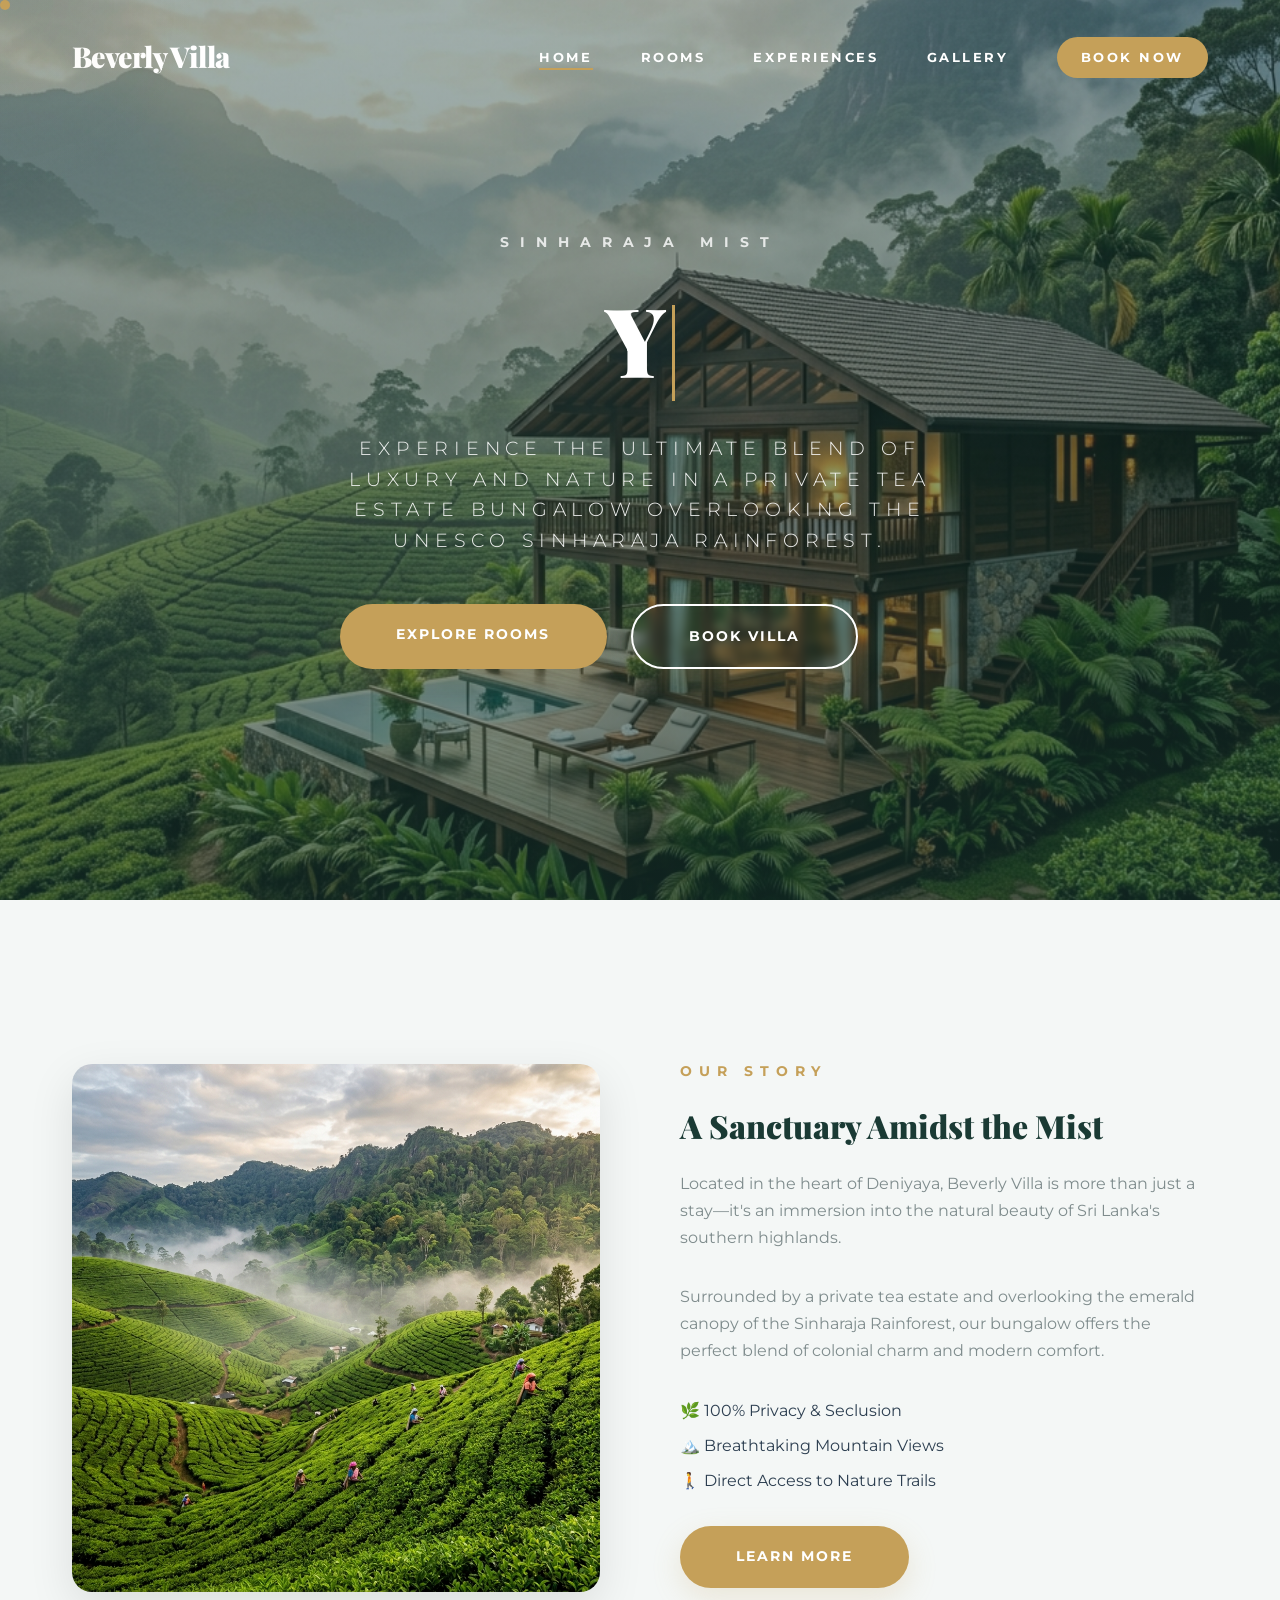
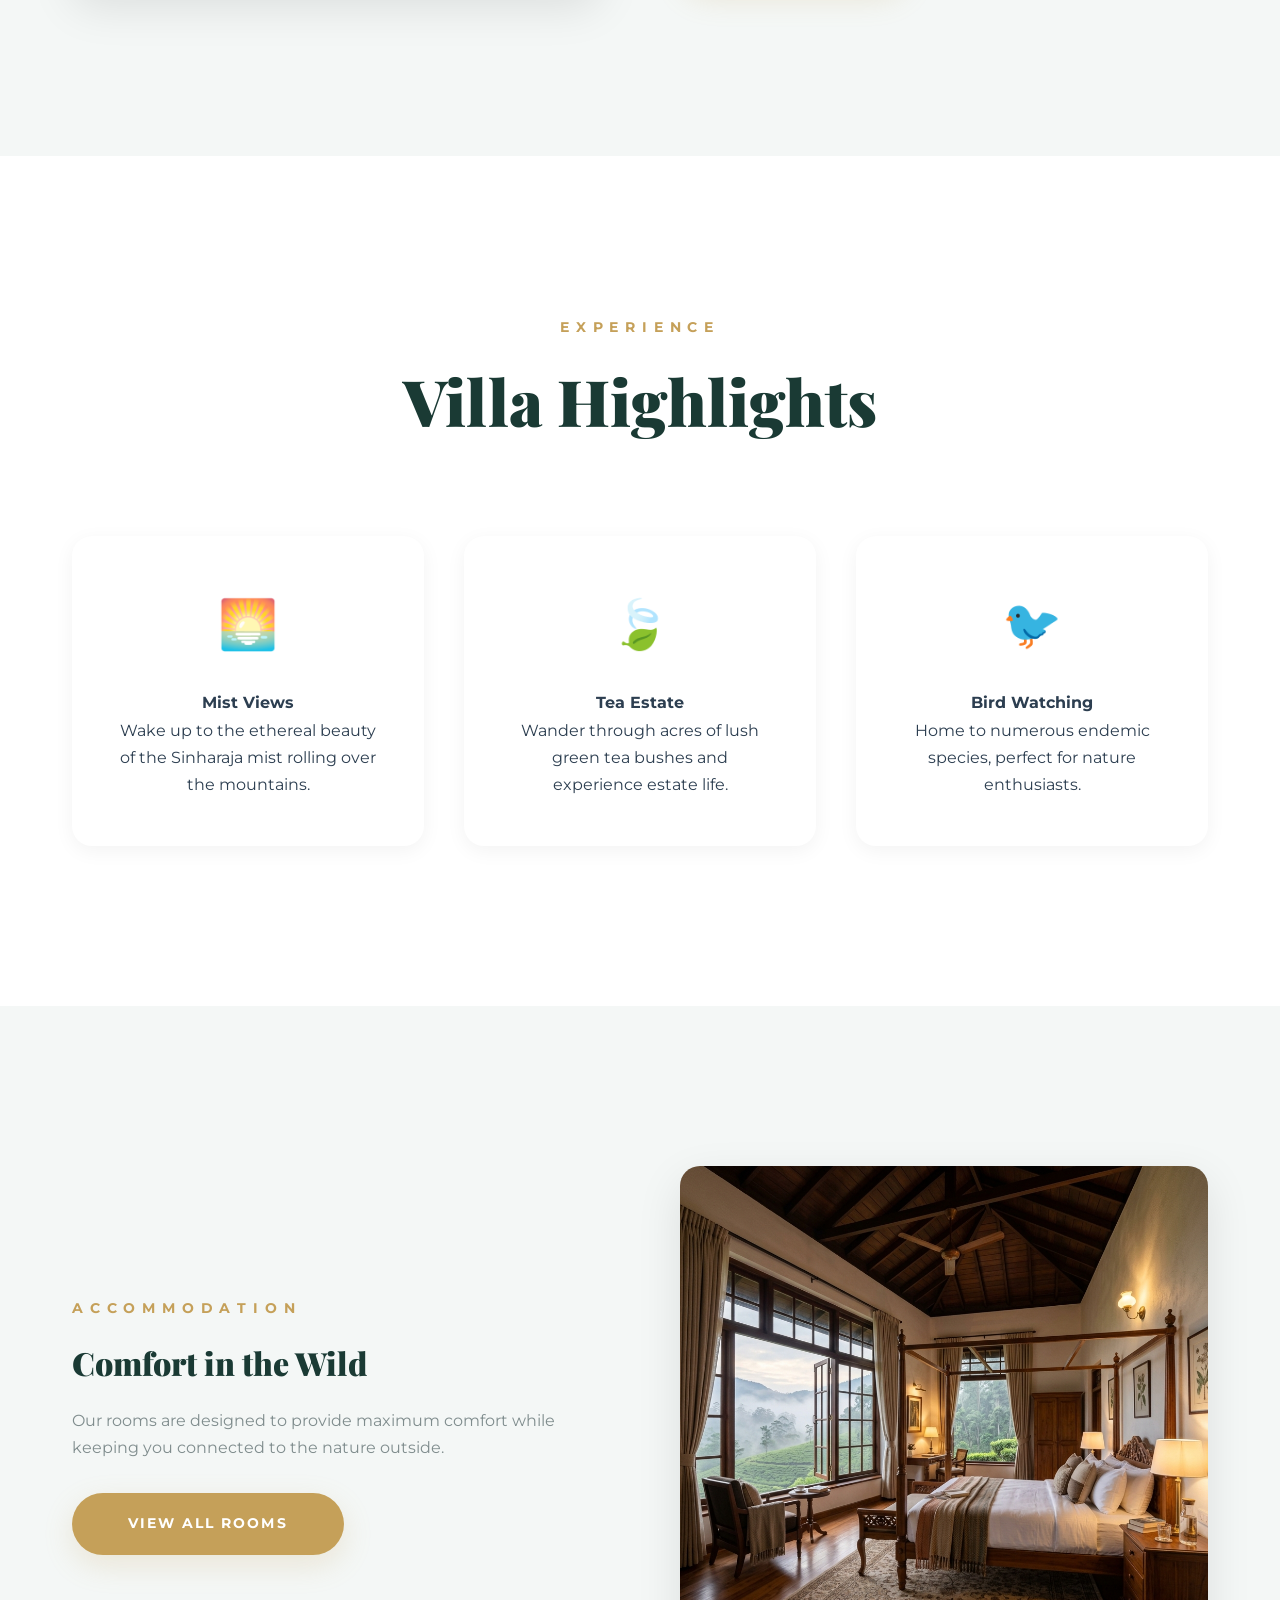
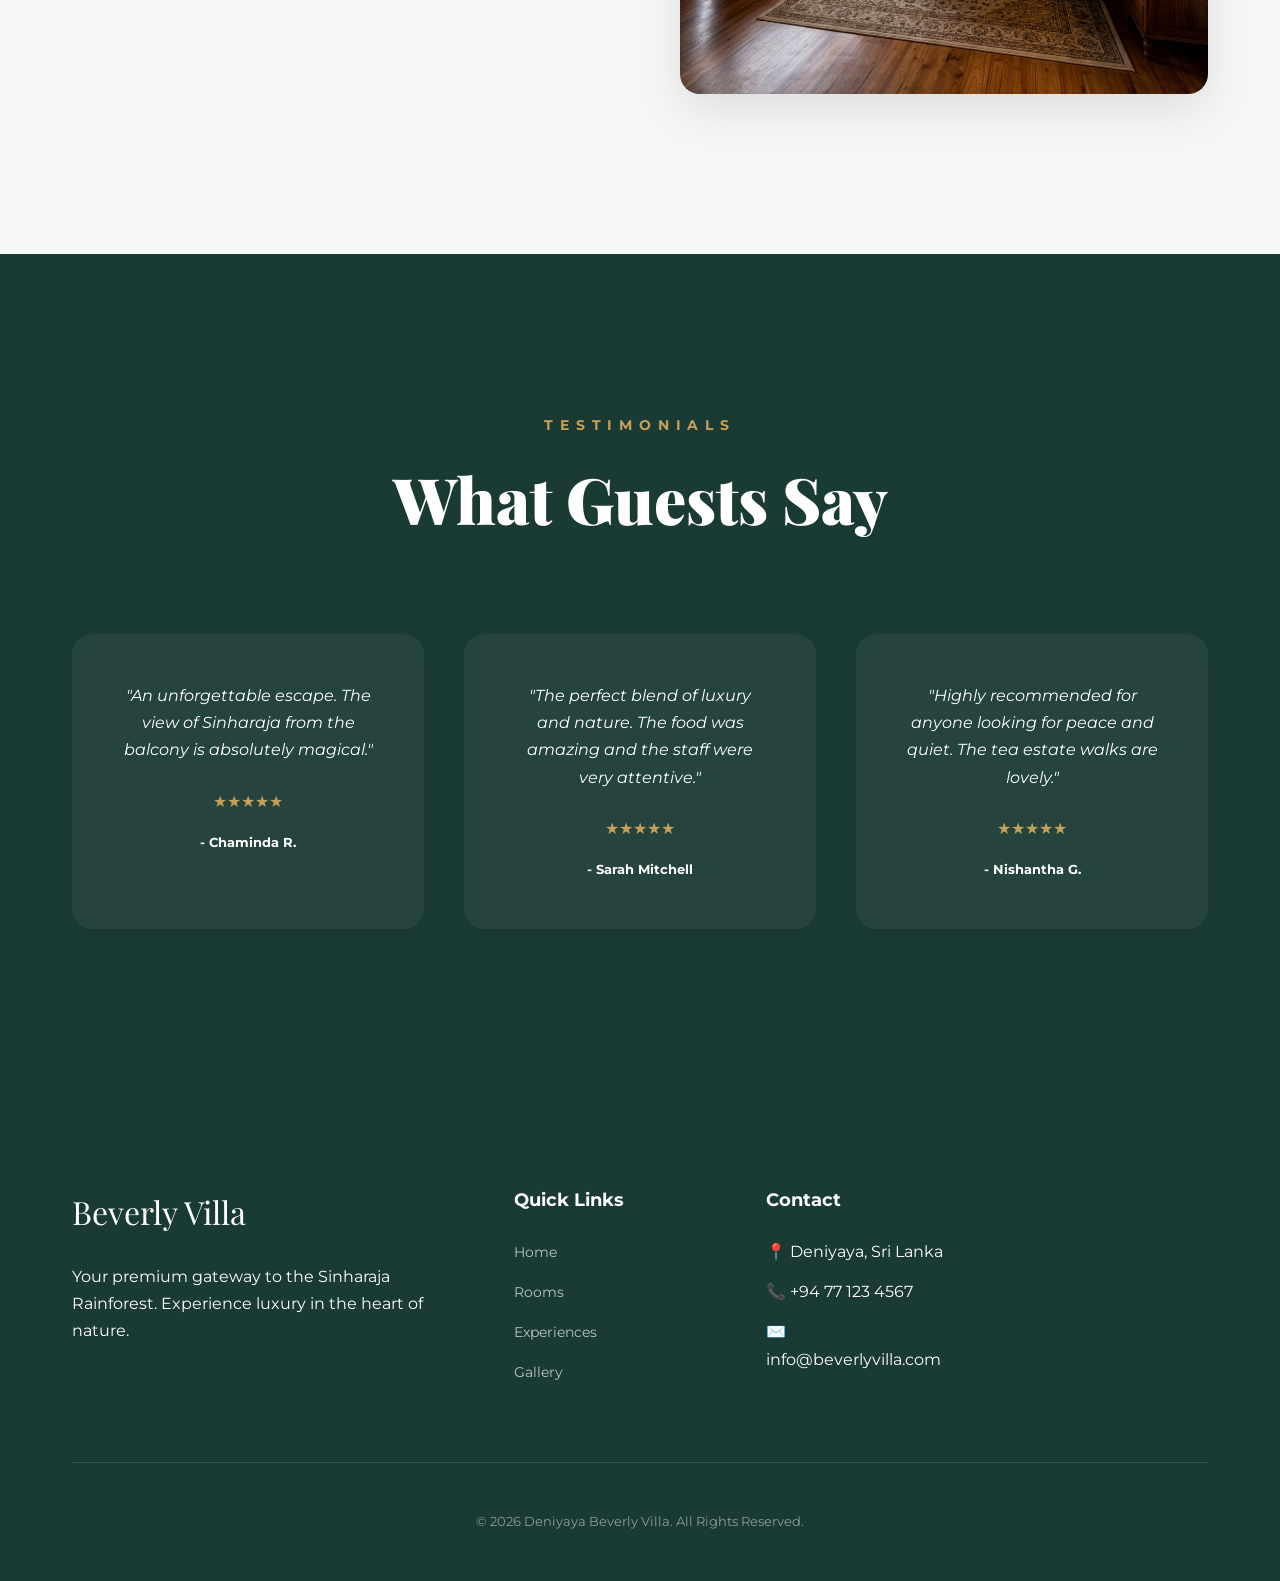
<file: index.html>
<!DOCTYPE html>
<html lang="en">
<head>
  <meta charset="UTF-8">
  <meta name="viewport" content="width=device-width, initial-scale=1.0">
  <title>Deniyaya Beverly Villa — Rainforest Retreat & Holiday Bungalow</title>
  <meta name="description" content="Experience the ultimate rainforest retreat at Deniyaya Beverly Villa. Nestled in a lush tea estate with misty mountain views and Sinharaja forest access."/>
  <link rel="stylesheet" href="style.css">
</head>
<body>

  <!-- PRELOADER -->
  <div id="preloader">
    <div class="loader-content">
      <div class="loader-logo">Beverly Villa</div>
      <div class="loader-bar"><span></span></div>
    </div>
  </div>

  <!-- CUSTOM CURSOR -->
  <div id="cursor"></div>
  <div id="cursor-blur"></div>

  <!-- NAVIGATION -->
  <nav class="navbar">
    <div class="container nav-content">
      <a href="index.html" class="logo">
        <span>Beverly Villa</span>
      </a>
      <div class="hamburger">
        <span></span>
        <span></span>
        <span></span>
      </div>
      <ul class="nav-links">
        <li><a href="index.html" class="active">Home</a></li>
        <li><a href="rooms.html">Rooms</a></li>
        <li><a href="experiences.html">Experiences</a></li>
        <li><a href="gallery.html">Gallery</a></li>
        <li><a href="contact.html" class="nav-cta">Book Now</a></li>
      </ul>
    </div>
  </nav>

  <!-- HERO -->
  <header class="hero">
    <div class="hero-bg"></div>
    <div class="container hero-content">
      <div class="reveal">
        <span class="section-label" style="color: var(--white); opacity: 0.8; letter-spacing: 0.8em; margin-bottom: 2rem;">SINHARAJA MIST</span>
        <h1 id="hero-title" style="font-size: clamp(3rem, 8vw, 6rem); line-height: 1.1; margin-bottom: 2rem;">Your Private Rainforest Sanctuary</h1>
        <p style="font-size: 1.2rem; margin-bottom: 3rem; opacity: 0.9; max-width: 600px; line-height: 1.6;">Experience the ultimate blend of luxury and nature in a private tea estate bungalow overlooking the UNESCO Sinharaja Rainforest.</p>
        <div style="display: flex; gap: 1.5rem; flex-wrap: wrap;">
          <a href="rooms.html" class="btn">Explore Rooms</a>
          <a href="contact.html" class="btn" style="background: transparent; border: 2px solid var(--white); backdrop-filter: blur(5px);">Book Villa</a>
        </div>
      </div>
    </div>
  </header>

  <!-- ABOUT SECTION -->
  <section class="section">
    <div class="container">
      <div class="about-grid">
        <div class="about-img reveal-left">
          <img src="assets/tea.png" alt="Beverly Villa Tea Estate">
        </div>
        <div class="about-text reveal-right">
          <span class="section-label">Our Story</span>
          <h3>A Sanctuary Amidst the Mist</h3>
          <p>Located in the heart of Deniyaya, Beverly Villa is more than just a stay—it's an immersion into the natural beauty of Sri Lanka's southern highlands.</p>
          <p>Surrounded by a private tea estate and overlooking the emerald canopy of the Sinharaja Rainforest, our bungalow offers the perfect blend of colonial charm and modern comfort.</p>
          <ul style="margin-bottom: 2rem;">
            <li style="margin-bottom: 0.5rem;">🌿 100% Privacy & Seclusion</li>
            <li style="margin-bottom: 0.5rem;">🏔️ Breathtaking Mountain Views</li>
            <li style="margin-bottom: 0.5rem;">🚶 Direct Access to Nature Trails</li>
          </ul>
          <a href="contact.html" class="btn">Learn More</a>
        </div>
      </div>
    </div>
  </section>

  <!-- FEATURES -->
  <section class="section" style="background: var(--white);">
    <div class="container">
      <div class="section-header reveal">
        <span class="section-label">Experience</span>
        <h2 class="section-title">Villa Highlights</h2>
      </div>
      <div class="features-grid">
        <div class="feature-card reveal" style="transition-delay: 0.1s;">
          <div class="feature-icon">🌅</div>
          <h4>Mist Views</h4>
          <p>Wake up to the ethereal beauty of the Sinharaja mist rolling over the mountains.</p>
        </div>
        <div class="feature-card reveal" style="transition-delay: 0.2s;">
          <div class="feature-icon">🍃</div>
          <h4>Tea Estate</h4>
          <p>Wander through acres of lush green tea bushes and experience estate life.</p>
        </div>
        <div class="feature-card reveal" style="transition-delay: 0.3s;">
          <div class="feature-icon">🐦</div>
          <h4>Bird Watching</h4>
          <p>Home to numerous endemic species, perfect for nature enthusiasts.</p>
        </div>
      </div>
    </div>
  </section>

  <!-- ROOMS PREVIEW -->
  <section class="section">
    <div class="container">
      <div class="about-grid" style="grid-template-columns: 1fr 1fr;">
        <div class="about-text reveal-left">
          <span class="section-label">Accommodation</span>
          <h3>Comfort in the Wild</h3>
          <p>Our rooms are designed to provide maximum comfort while keeping you connected to the nature outside.</p>
          <a href="rooms.html" class="btn">View All Rooms</a>
        </div>
        <div class="about-img reveal-right">
          <img src="assets/room.png" alt="Beverly Villa Room View">
        </div>
      </div>
    </div>
  </section>

  <!-- TESTIMONIALS -->
  <section class="section" style="background: var(--forest); color: var(--white);">
    <div class="container">
      <div class="section-header reveal">
        <span class="section-label" style="color: var(--gold);">Testimonials</span>
        <h2 class="section-title" style="color: var(--white);">What Guests Say</h2>
      </div>
      <div class="features-grid">
        <div class="feature-card reveal" style="background: rgba(255,255,255,0.05); color: var(--white);">
          <p style="font-style: italic; margin-bottom: 1.5rem;">"An unforgettable escape. The view of Sinharaja from the balcony is absolutely magical."</p>
          <div style="color: var(--gold);">★★★★★</div>
          <h5 style="margin-top: 1rem;">- Chaminda R.</h5>
        </div>
        <div class="feature-card reveal" style="background: rgba(255,255,255,0.05); color: var(--white); transition-delay: 0.2s;">
          <p style="font-style: italic; margin-bottom: 1.5rem;">"The perfect blend of luxury and nature. The food was amazing and the staff were very attentive."</p>
          <div style="color: var(--gold);">★★★★★</div>
          <h5 style="margin-top: 1rem;">- Sarah Mitchell</h5>
        </div>
        <div class="feature-card reveal" style="background: rgba(255,255,255,0.05); color: var(--white); transition-delay: 0.3s;">
          <p style="font-style: italic; margin-bottom: 1.5rem;">"Highly recommended for anyone looking for peace and quiet. The tea estate walks are lovely."</p>
          <div style="color: var(--gold);">★★★★★</div>
          <h5 style="margin-top: 1rem;">- Nishantha G.</h5>
        </div>
      </div>
    </div>
  </section>

  <!-- FOOTER -->
  <footer>
    <div class="container">
      <div class="footer-grid">
        <div class="footer-info">
          <div class="footer-logo">Beverly Villa</div>
          <p>Your premium gateway to the Sinharaja Rainforest. Experience luxury in the heart of nature.</p>
        </div>
        <div class="footer-links">
          <h4>Quick Links</h4>
          <ul>
            <li><a href="index.html">Home</a></li>
            <li><a href="rooms.html">Rooms</a></li>
            <li><a href="experiences.html">Experiences</a></li>
            <li><a href="gallery.html">Gallery</a></li>
          </ul>
        </div>
        <div class="footer-links">
          <h4>Contact</h4>
          <ul>
            <li>📍 Deniyaya, Sri Lanka</li>
            <li>📞 +94 77 123 4567</li>
            <li>✉️ info@beverlyvilla.com</li>
          </ul>
        </div>
      </div>
      <div class="footer-bottom">
        <p>&copy; 2026 Deniyaya Beverly Villa. All Rights Reserved.</p>
      </div>
    </div>
  </footer>

  <!-- FLOATING BUTTONS -->
  <script src="script.js"></script>
</body>
</html>
</file>
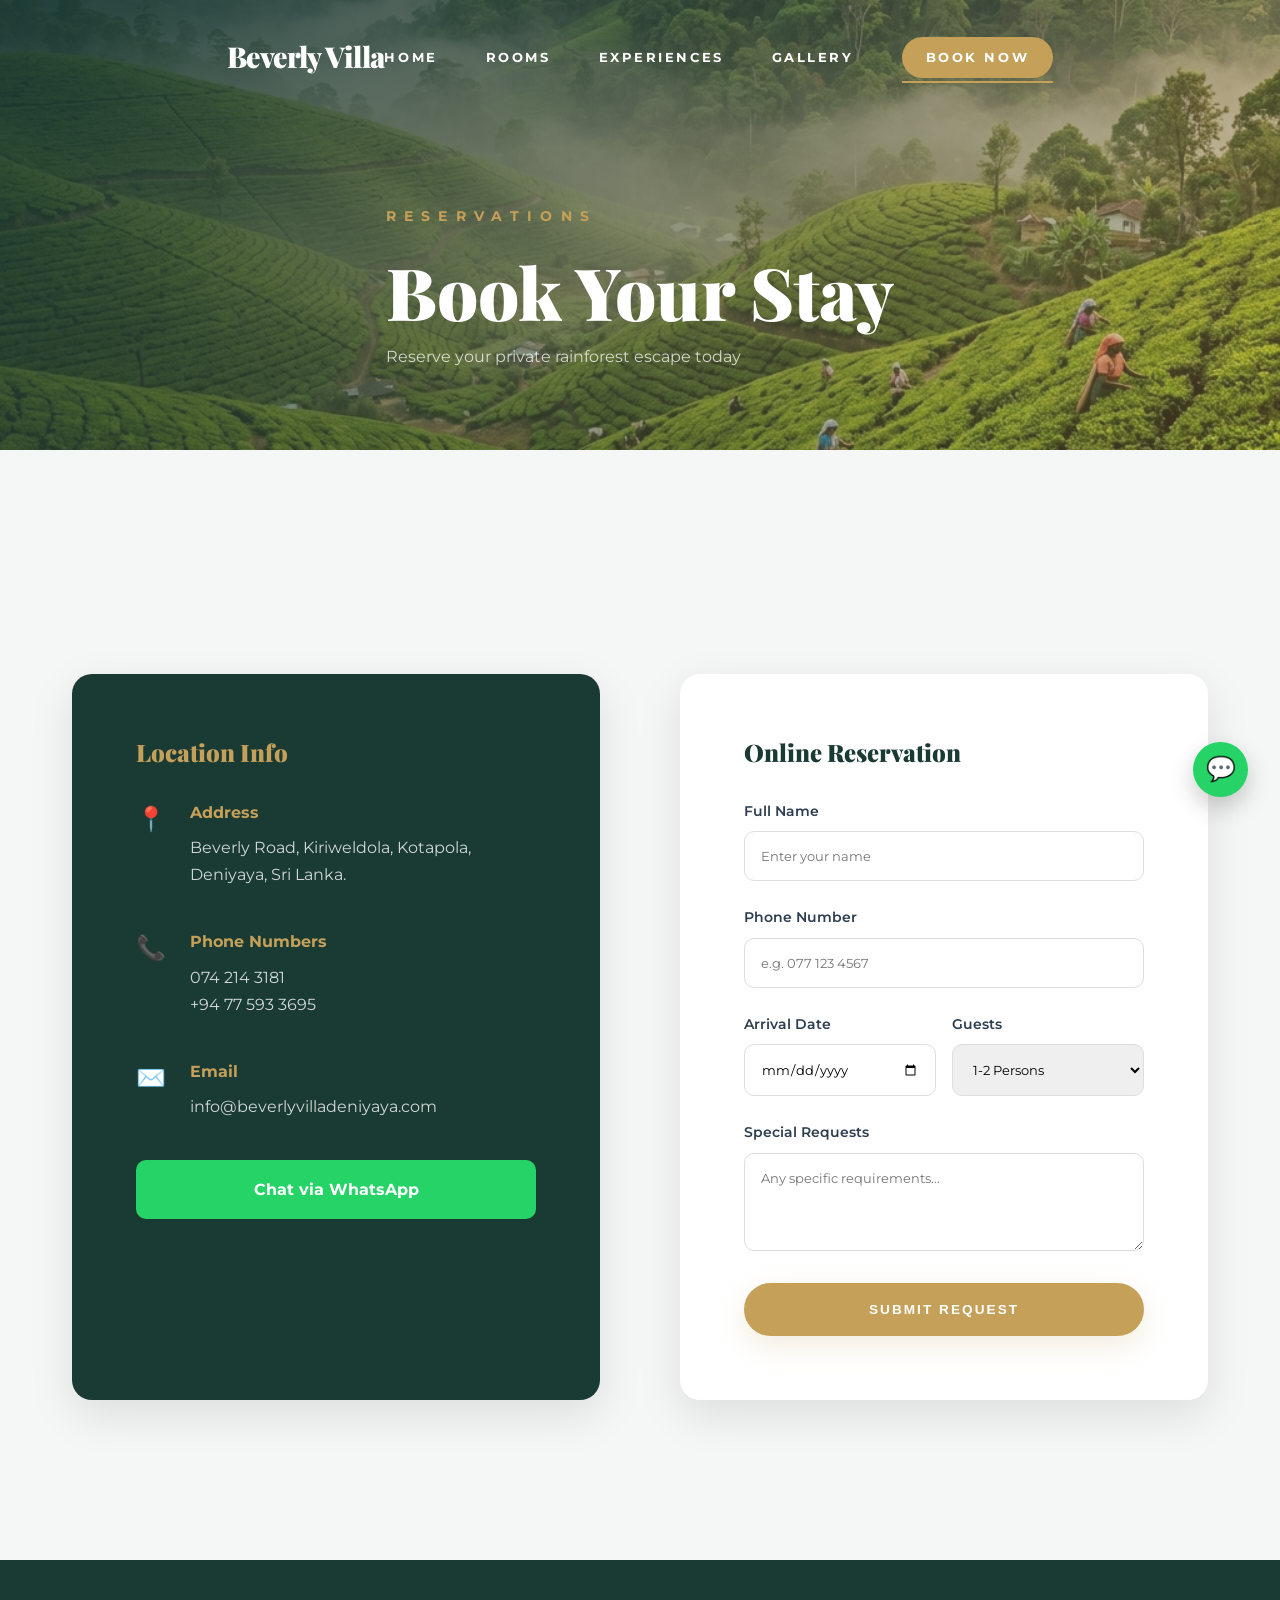
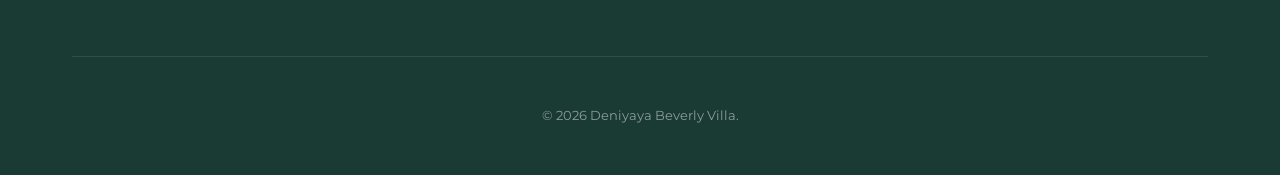
<file: contact.html>
<!DOCTYPE html>
<html lang="en">
<head>
  <meta charset="UTF-8">
  <meta name="viewport" content="width=device-width, initial-scale=1.0">
  <title>Contact & Reservations — Deniyaya Beverly Villa</title>
  <link rel="stylesheet" href="style.css">
  <style>
    .contact-grid {
      display: grid;
      grid-template-columns: 1fr 1fr;
      gap: 5rem;
      margin-top: 4rem;
    }
    .contact-info-card {
      background: var(--forest);
      color: var(--white);
      padding: 4rem;
      border-radius: 20px;
      box-shadow: var(--shadow);
    }
    .info-item {
      margin-bottom: 2.5rem;
      display: flex;
      gap: 1.5rem;
      align-items: flex-start;
    }
    .info-icon {
      font-size: 1.5rem;
      color: var(--gold);
    }
    .info-text h4 { margin-bottom: 0.5rem; color: var(--gold); }
    .info-text p { opacity: 0.8; }
    
    .reservation-form {
      background: var(--white);
      padding: 4rem;
      border-radius: 20px;
      box-shadow: var(--shadow);
    }
    .form-group { margin-bottom: 1.5rem; }
    .form-group label {
      display: block;
      margin-bottom: 0.5rem;
      font-weight: 600;
      font-size: 0.9rem;
      color: var(--text);
    }
    .form-control {
      width: 100%;
      padding: 1rem;
      border: 1px solid #ddd;
      border-radius: 10px;
      font-family: inherit;
      transition: var(--transition);
    }
    .form-control:focus {
      outline: none;
      border-color: var(--gold);
      box-shadow: 0 0 10px rgba(197,160,89,0.1);
    }
    .whatsapp-btn {
      display: flex;
      align-items: center;
      justify-content: center;
      gap: 1rem;
      background: #25D366;
      color: white;
      padding: 1rem;
      border-radius: 10px;
      margin-top: 2rem;
      font-weight: 700;
    }
    @media (max-width: 992px) {
      .contact-grid { grid-template-columns: 1fr; }
    }
  </style>
</head>
<body>

  <!-- NAVIGATION -->
  <nav class="navbar scrolled">
    <div class="container nav-content">
    <div class="container nav-content">
      <a href="index.html" class="logo"><span>Beverly Villa</span></a>
      <div class="hamburger">
        <span></span><span></span><span></span>
      </div>
      <ul class="nav-links">
        <li><a href="index.html">Home</a></li>
        <li><a href="rooms.html">Rooms</a></li>
        <li><a href="experiences.html">Experiences</a></li>
        <li><a href="gallery.html">Gallery</a></li>
        <li><a href="contact.html" class="active nav-cta">Book Now</a></li>
      </ul>
    </div>
  </nav>

  <header style="
    height: 50vh;
    min-height: 320px;
    background: linear-gradient(135deg, rgba(26,58,52,0.9) 0%, rgba(197,160,89,0.3) 100%), url('assets/tea.png');
    background-size: cover;
    background-position: center;
    display: flex;
    align-items: flex-end;
    padding-bottom: 5rem;
    padding-top: 80px;
    color: white;
    position: relative;
    overflow: hidden;
  ">
    <div style="position:absolute;inset:0;background:radial-gradient(ellipse at 70% 50%,rgba(197,160,89,0.15) 0%,transparent 70%);"></div>
    <div class="container" style="position:relative;z-index:1;">
      <span class="section-label" style="color:var(--gold);letter-spacing:0.6em;">RESERVATIONS</span>
      <h1 style="font-size:clamp(2.5rem,6vw,4.5rem);margin-top:1rem;line-height:1.1;">Book Your Stay</h1>
      <p style="opacity:0.75;margin-top:0.75rem;font-size:1rem;">Reserve your private rainforest escape today</p>
    </div>
  </header>

  <section class="section">
    <div class="container">
      <div class="contact-grid">
        
        <div class="contact-info-card">
          <h2 style="margin-bottom: 2rem; color: var(--gold);">Location Info</h2>
          <div class="info-item">
            <div class="info-icon">📍</div>
            <div class="info-text">
              <h4>Address</h4>
              <p>Beverly Road, Kiriweldola, Kotapola, Deniyaya, Sri Lanka.</p>
            </div>
          </div>
          <div class="info-item">
            <div class="info-icon">📞</div>
            <div class="info-text">
              <h4>Phone Numbers</h4>
              <p>074 214 3181</p>
              <p>+94 77 593 3695</p>
            </div>
          </div>
          <div class="info-item">
            <div class="info-icon">✉️</div>
            <div class="info-text">
              <h4>Email</h4>
              <p>info@beverlyvilladeniyaya.com</p>
            </div>
          </div>
          <a href="https://wa.me/94775933695" class="whatsapp-btn">
             Chat via WhatsApp
          </a>
        </div>

        <div class="reservation-form">
          <h2 style="margin-bottom: 2rem; color: var(--forest);">Online Reservation</h2>
          <form onsubmit="event.preventDefault(); alert('Booking request sent! We will contact you soon.');">
            <div class="form-group">
              <label>Full Name</label>
              <input type="text" class="form-control" placeholder="Enter your name" required>
            </div>
            <div class="form-group">
              <label>Phone Number</label>
              <input type="tel" class="form-control" placeholder="e.g. 077 123 4567" required>
            </div>
            <div style="display: grid; grid-template-columns: 1fr 1fr; gap: 1rem;">
              <div class="form-group">
                <label>Arrival Date</label>
                <input type="date" class="form-control" required>
              </div>
              <div class="form-group">
                <label>Guests</label>
                <select class="form-control">
                  <option>1-2 Persons</option>
                  <option>3-5 Persons</option>
                  <option>6-10 Persons</option>
                  <option>10+ Persons (Full Villa)</option>
                </select>
              </div>
            </div>
            <div class="form-group">
              <label>Special Requests</label>
              <textarea class="form-control" rows="4" placeholder="Any specific requirements..."></textarea>
            </div>
            <button type="submit" class="btn" style="width: 100%; border: none; cursor: pointer;">Submit Request</button>
          </form>
        </div>

      </div>
    </div>
  </section>

  <!-- FOOTER -->
  <footer>
    <div class="container">
      <div class="footer-bottom">
        &copy; 2026 Deniyaya Beverly Villa.
      </div>
    </div>
  </footer>
  <div class="floating-btns">
    <a href="https://wa.me/94775933695" class="float-btn float-whatsapp" title="WhatsApp">💬</a>
    <div class="float-btn float-top" onclick="scrollToTop()">↑</div>
  </div>

  <script src="script.js"></script>
</body>
</html>
</file>
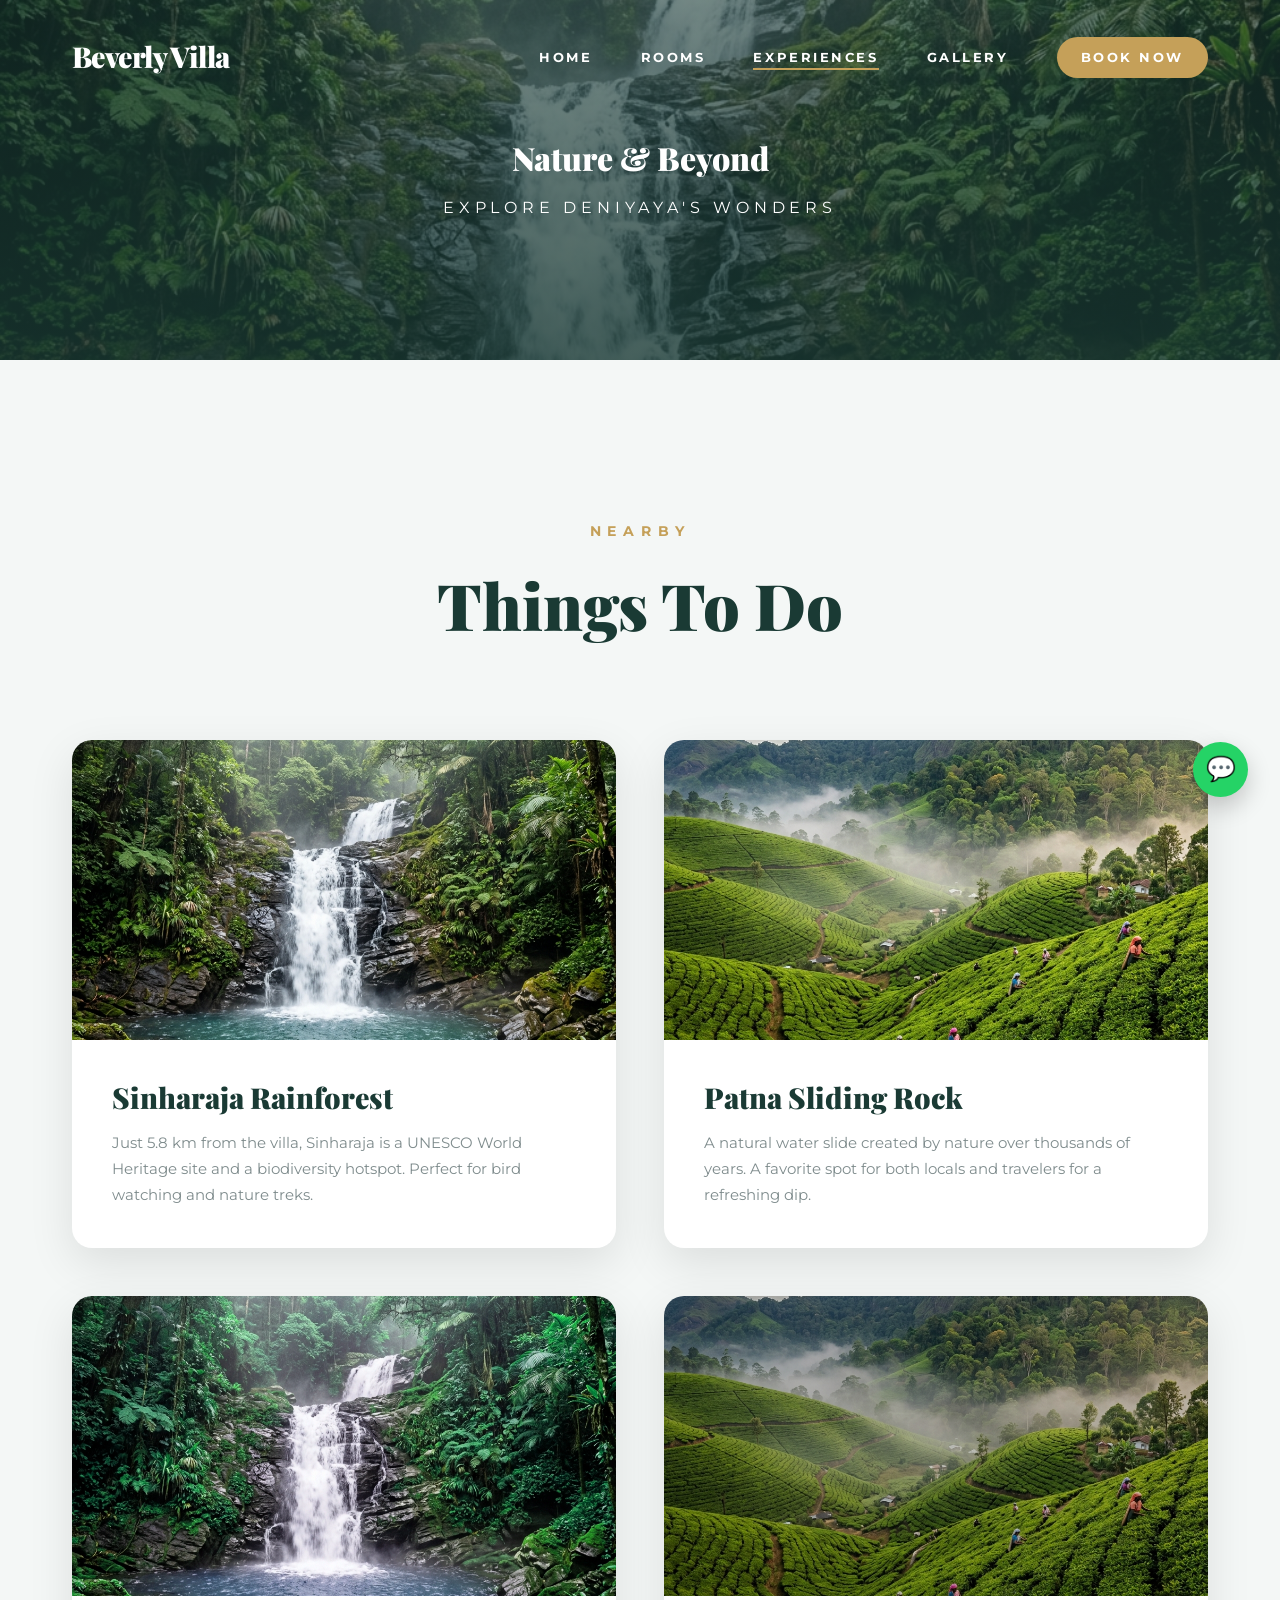
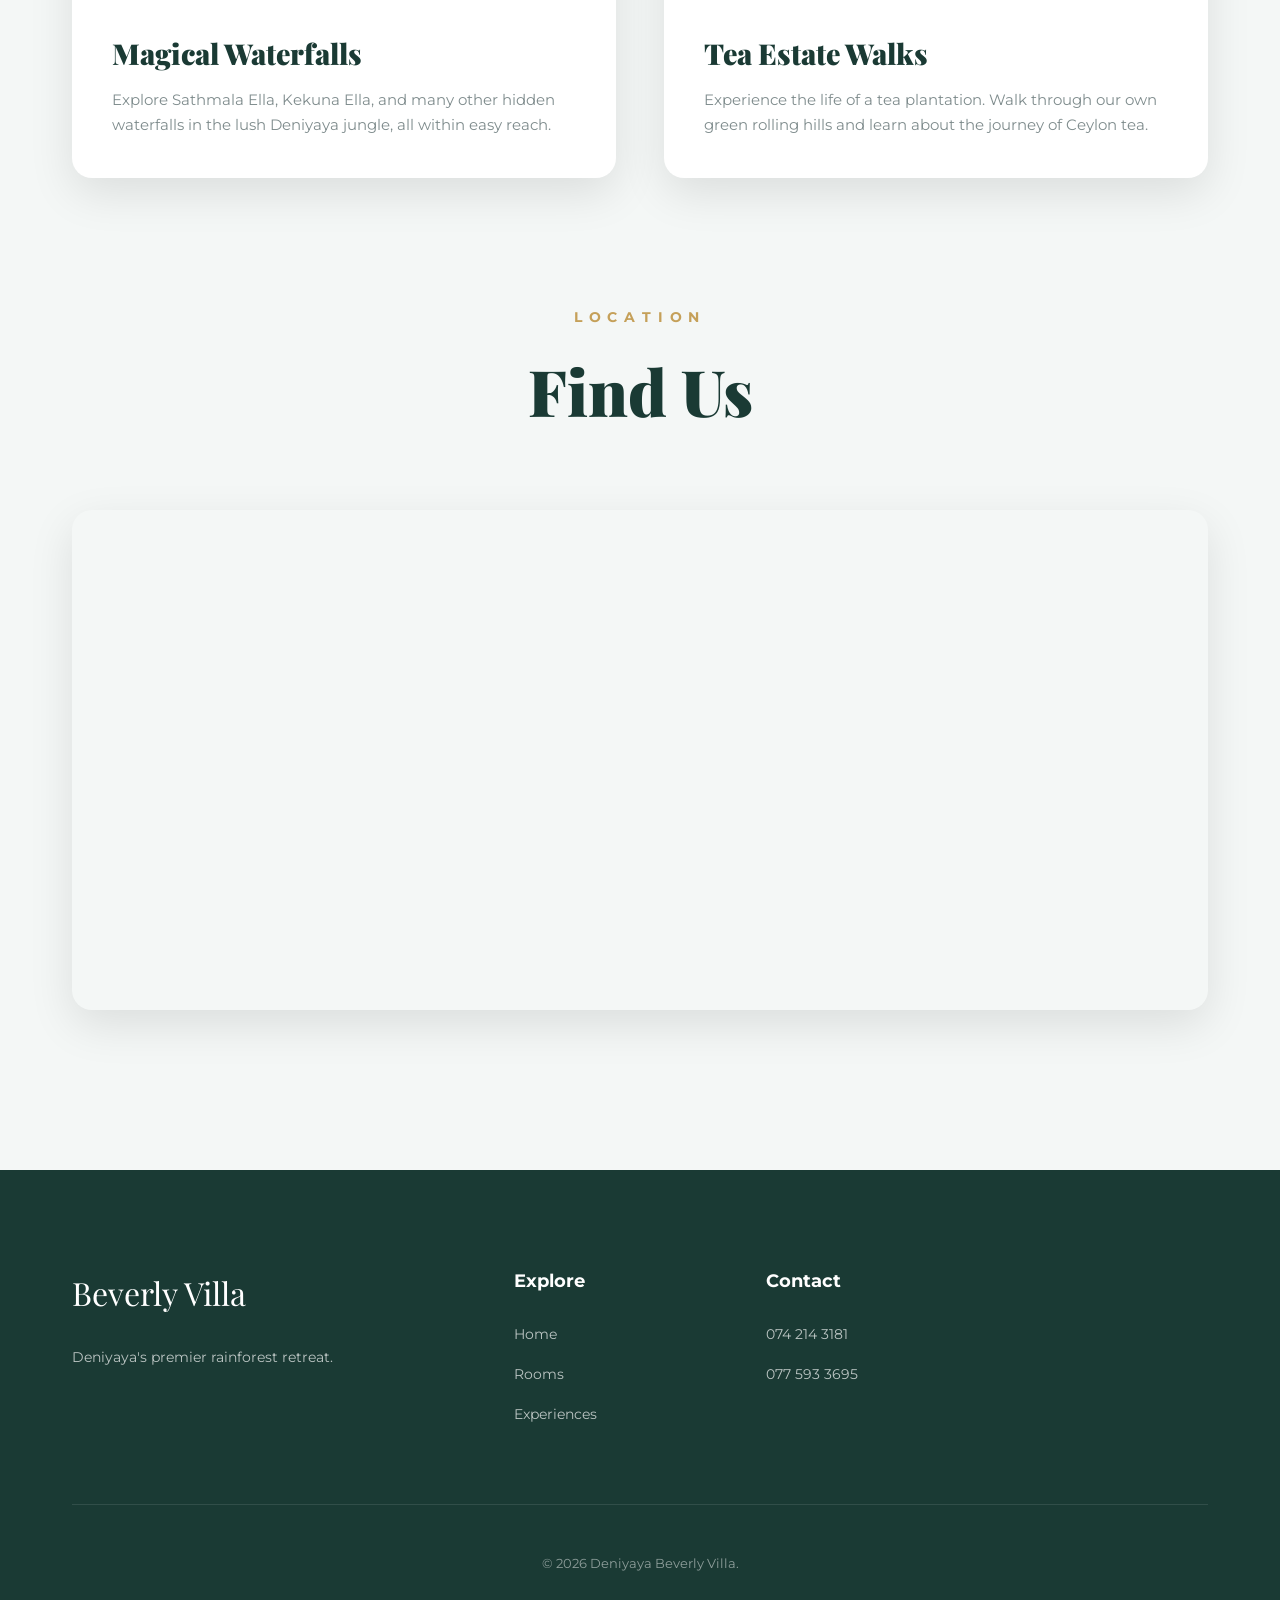
<file: experiences.html>
<!DOCTYPE html>
<html lang="en">
<head>
  <meta charset="UTF-8">
  <meta name="viewport" content="width=device-width, initial-scale=1.0">
  <title>Experiences & Nearby Attractions — Deniyaya Beverly Villa</title>
  <link rel="stylesheet" href="style.css">
  <style>
    .exp-hero {
      height: 40vh;
      background: linear-gradient(rgba(26,58,52,0.6), rgba(26,58,52,0.8)), url('assets/nature.png');
      background-size: cover;
      background-position: center;
      display: flex;
      align-items: center;
      justify-content: center;
      color: var(--white);
      text-align: center;
    }
    .exp-grid {
      display: grid;
      grid-template-columns: repeat(2, 1fr);
      gap: 3rem;
    }
    .exp-card {
      background: var(--white);
      border-radius: 20px;
      overflow: hidden;
      box-shadow: var(--shadow);
      transition: var(--transition);
    }
    .exp-card:hover { transform: translateY(-10px); }
    .exp-img { height: 300px; overflow: hidden; }
    .exp-img img { width: 100%; height: 100%; object-fit: cover; }
    .exp-info { padding: 2.5rem; }
    .exp-info h3 { font-size: 1.8rem; margin-bottom: 1rem; color: var(--forest); }
    .exp-info p { color: var(--text-muted); font-size: 0.95rem; }
    .map-container {
      width: 100%;
      height: 500px;
      border-radius: 20px;
      overflow: hidden;
      margin-top: 5rem;
      box-shadow: var(--shadow);
    }
    @media (max-width: 768px) {
      .exp-grid { grid-template-columns: 1fr; }
    }
  </style>
</head>
<body>

  <!-- NAVIGATION -->
  <nav class="navbar scrolled">
    <div class="container nav-content">
      <a href="index.html" class="logo"><span>Beverly Villa</span></a>
      <div class="hamburger">
        <span></span><span></span><span></span>
      </div>
      <ul class="nav-links">
        <li><a href="index.html">Home</a></li>
        <li><a href="rooms.html">Rooms</a></li>
        <li><a href="experiences.html" class="active">Experiences</a></li>
        <li><a href="gallery.html">Gallery</a></li>
        <li><a href="contact.html" class="nav-cta">Book Now</a></li>
      </ul>
    </div>
  </nav>

  <header class="exp-hero">
    <div class="container">
      <h1>Nature & Beyond</h1>
      <p style="text-transform: uppercase; letter-spacing: 0.3em; margin-top: 1rem;">Explore Deniyaya's Wonders</p>
    </div>
  </header>

  <section class="section">
    <div class="container">
      <div class="section-header reveal">
        <span class="section-label">Nearby</span>
        <h2 class="section-title">Things To Do</h2>
      </div>

      <div class="exp-grid">
        <!-- Sinharaja -->
        <div class="exp-card reveal" style="transition-delay: 0.1s">
          <div class="exp-img"><img src="assets/nature.png" alt="Sinharaja Forest"></div>
          <div class="exp-info">
            <h3>Sinharaja Rainforest</h3>
            <p>Just 5.8 km from the villa, Sinharaja is a UNESCO World Heritage site and a biodiversity hotspot. Perfect for bird watching and nature treks.</p>
          </div>
        </div>

        <!-- Patna -->
        <div class="exp-card reveal" style="transition-delay: 0.2s">
          <div class="exp-img"><img src="assets/tea.png" alt="Patna Sliding Rock"></div>
          <div class="exp-info">
            <h3>Patna Sliding Rock</h3>
            <p>A natural water slide created by nature over thousands of years. A favorite spot for both locals and travelers for a refreshing dip.</p>
          </div>
        </div>

        <!-- Waterfalls -->
        <div class="exp-card reveal" style="transition-delay: 0.3s">
          <div class="exp-img"><img src="assets/nature.png" alt="Waterfalls" style="filter: hue-rotate(45deg);"></div>
          <div class="exp-info">
            <h3>Magical Waterfalls</h3>
            <p>Explore Sathmala Ella, Kekuna Ella, and many other hidden waterfalls in the lush Deniyaya jungle, all within easy reach.</p>
          </div>
        </div>

        <!-- Tea Estate -->
        <div class="exp-card reveal" style="transition-delay: 0.4s">
          <div class="exp-img"><img src="assets/tea.png" alt="Tea Estate Walks" style="filter: brightness(0.8);"></div>
          <div class="exp-info">
            <h3>Tea Estate Walks</h3>
            <p>Experience the life of a tea plantation. Walk through our own green rolling hills and learn about the journey of Ceylon tea.</p>
          </div>
        </div>
      </div>

      <div class="section-header reveal" style="margin-top: 8rem; margin-bottom: 2rem;">
        <span class="section-label">Location</span>
        <h2 class="section-title">Find Us</h2>
      </div>
      <div class="map-container reveal">
        <!-- Google Maps Embed for Beverly Road, Deniyaya -->
        <iframe src="https://www.google.com/maps/embed?pb=!1m18!1m12!1m3!1d15865.124639933758!2d80.551061!3d6.121516!2m3!1f0!2f0!3f0!3m2!1i1024!2i768!4f13.1!3m3!1m2!1s0x3ae3e3d64c126639%3A0x6a2c2c07c4c3482!2sDeniyaya!5e0!3m2!1sen!2slk!4v1714285000000!5m2!1sen!2slk" width="100%" height="100%" style="border:0;" allowfullscreen="" loading="lazy"></iframe>
      </div>
    </div>
  </section>

  <!-- FOOTER -->
  <footer>
    <div class="container">
      <div class="footer-grid">
        <div class="footer-info">
          <div class="footer-logo">Beverly Villa</div>
          <p style="opacity: 0.7; font-size: 0.9rem;">Deniyaya's premier rainforest retreat.</p>
        </div>
        <div class="footer-links">
          <h4>Explore</h4>
          <ul>
            <li><a href="index.html">Home</a></li>
            <li><a href="rooms.html">Rooms</a></li>
            <li><a href="experiences.html">Experiences</a></li>
          </ul>
        </div>
        <div class="footer-links">
          <h4>Contact</h4>
          <ul>
            <li><a href="tel:0742143181">074 214 3181</a></li>
            <li><a href="tel:0775933695">077 593 3695</a></li>
          </ul>
        </div>
      </div>
      <div class="footer-bottom">
        &copy; 2026 Deniyaya Beverly Villa.
      </div>
    </div>
  </footer>

  <div class="floating-btns">
    <a href="https://wa.me/94775933695" class="float-btn float-whatsapp" title="Chat on WhatsApp">💬</a>
    <div class="float-btn float-top" id="scrollTop" title="Back to Top">↑</div>
  </div>

  <script src="script.js"></script>
</body>
</html>
</file>
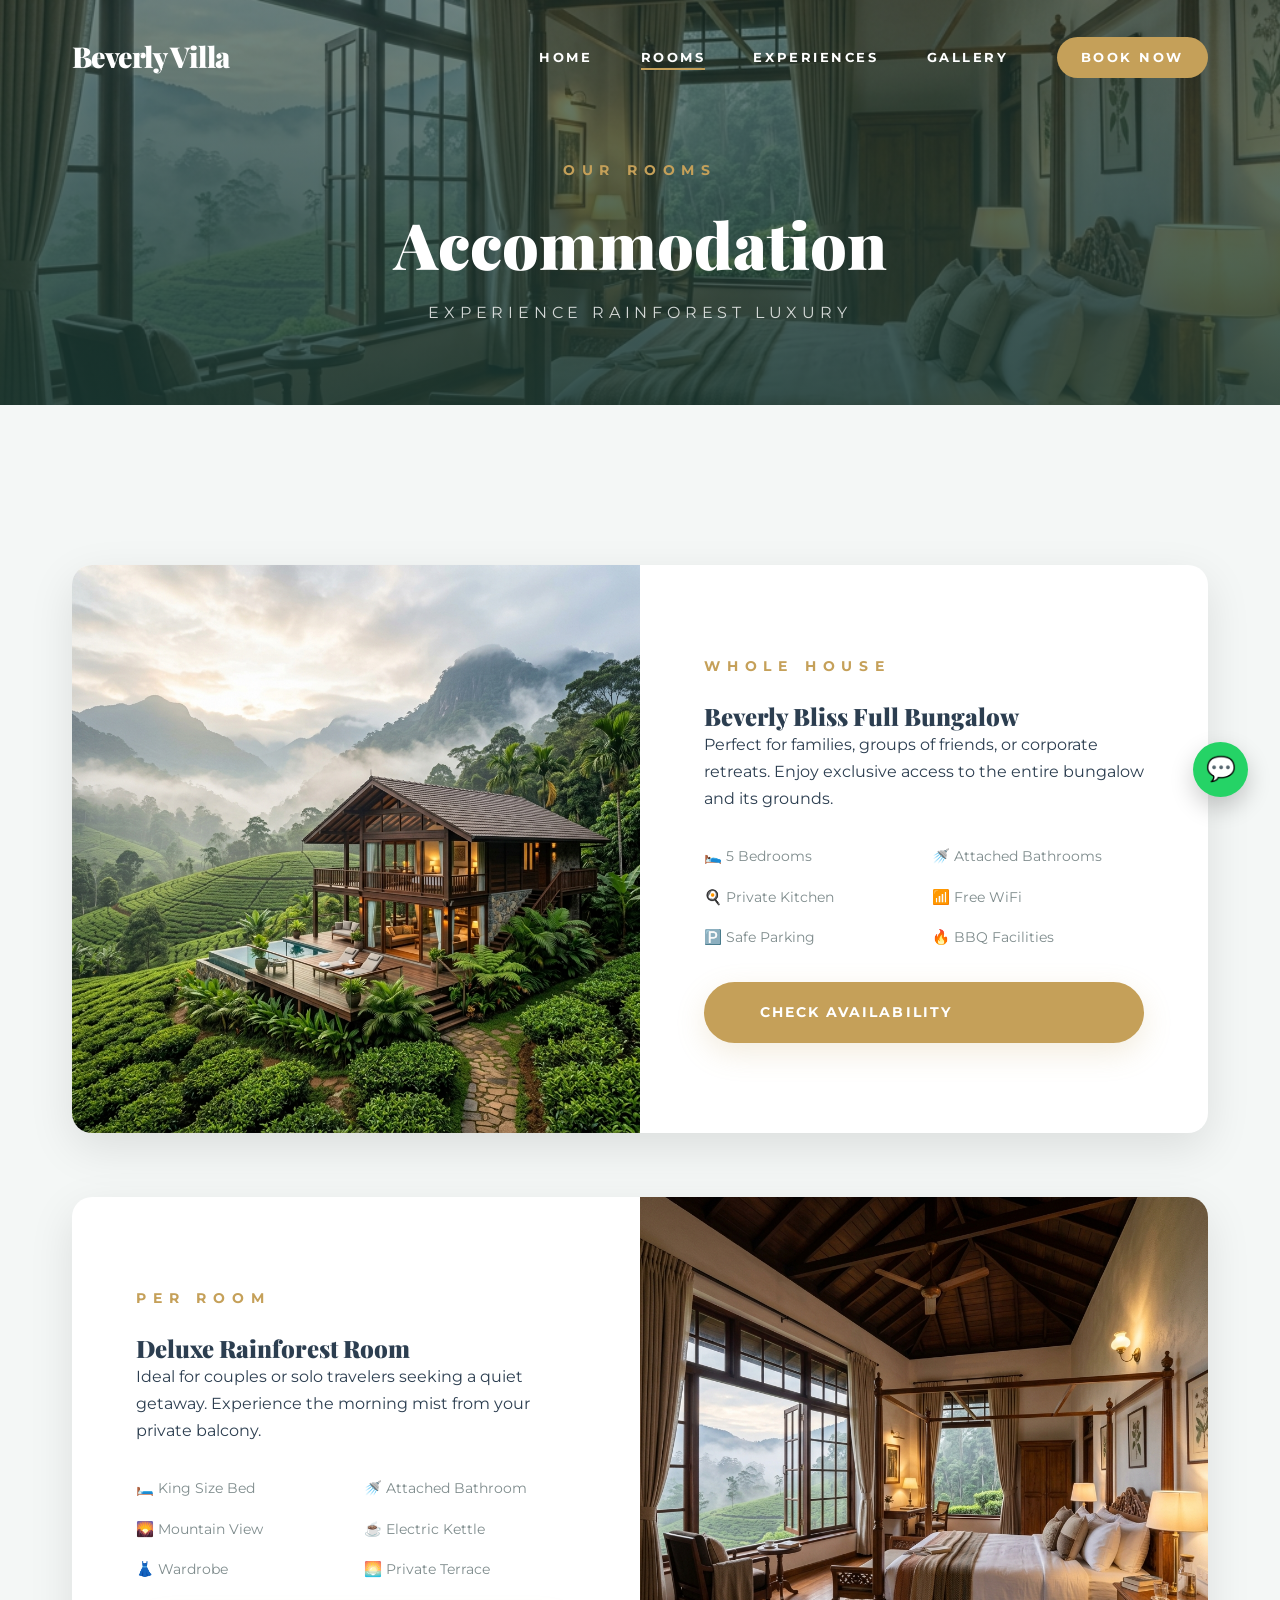
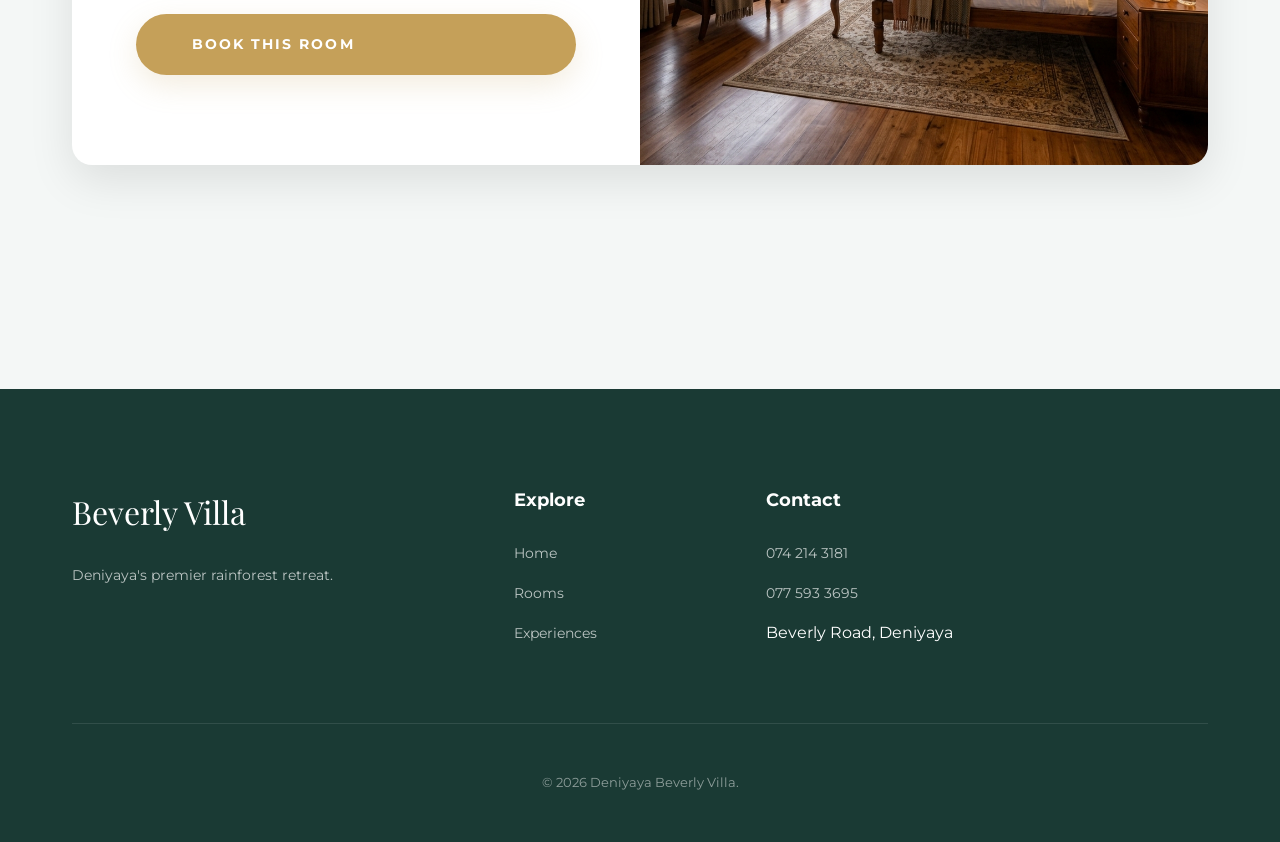
<file: rooms.html>
<!DOCTYPE html>
<html lang="en">
<head>
  <meta charset="UTF-8">
  <meta name="viewport" content="width=device-width, initial-scale=1.0">
  <title>Rooms & Accommodation — Deniyaya Beverly Villa</title>
  <link rel="stylesheet" href="style.css">
  <style>
    .inner-hero {
      height: 45vh; min-height: 300px;
      background: linear-gradient(rgba(26,58,52,0.6), rgba(26,58,52,0.85)), url('assets/room.png');
      background-size: cover; background-position: center;
      display: flex; align-items: center; justify-content: center;
      color: var(--white); text-align: center; padding-top: 80px;
    }
    .room-card {
      display: grid; grid-template-columns: 1fr 1fr;
      background: var(--white); border-radius: 20px;
      overflow: hidden; box-shadow: var(--shadow); margin-bottom: 4rem;
    }
    .room-img img { width: 100%; height: 100%; object-fit: cover; display: block; }
    .room-info { padding: 4rem; display: flex; flex-direction: column; justify-content: center; }
    .room-amenities { display: grid; grid-template-columns: 1fr 1fr; gap: 1rem; margin: 2rem 0; }
    .amenity-item { display: flex; align-items: center; gap: 0.8rem; font-size: 0.9rem; color: var(--text-muted); }
    @media (max-width: 768px) {
      .room-card { grid-template-columns: 1fr; }
      .room-info { padding: 2rem; }
    }
  </style>
</head>
<body>

  <!-- NAVIGATION -->
  <nav class="navbar scrolled">
    <div class="container nav-content">
      <a href="index.html" class="logo"><span>Beverly Villa</span></a>
      <div class="hamburger">
        <span></span><span></span><span></span>
      </div>
      <ul class="nav-links">
        <li><a href="index.html">Home</a></li>
        <li><a href="rooms.html" class="active">Rooms</a></li>
        <li><a href="experiences.html">Experiences</a></li>
        <li><a href="gallery.html">Gallery</a></li>
        <li><a href="contact.html" class="nav-cta">Book Now</a></li>
      </ul>
    </div>
  </nav>

  <header class="inner-hero">
    <div class="container">
      <span class="section-label" style="color: var(--gold);">Our Rooms</span>
      <h1 style="font-size: clamp(2.5rem,6vw,4rem); margin-top:1rem;">Accommodation</h1>
      <p style="text-transform: uppercase; letter-spacing: 0.3em; margin-top: 1rem; opacity: 0.8;">Experience Rainforest Luxury</p>
    </div>
  </header>

  <section class="section">
    <div class="container">

      <!-- FULL VILLA -->
      <div class="room-card reveal">
        <div class="room-img">
          <img src="assets/hero.png" alt="Full Villa Beverly">
        </div>
        <div class="room-info">
          <span class="section-label">Whole House</span>
          <h2>Beverly Bliss Full Bungalow</h2>
          <p>Perfect for families, groups of friends, or corporate retreats. Enjoy exclusive access to the entire bungalow and its grounds.</p>
          <div class="room-amenities">
            <div class="amenity-item">🛌 5 Bedrooms</div>
            <div class="amenity-item">🚿 Attached Bathrooms</div>
            <div class="amenity-item">🍳 Private Kitchen</div>
            <div class="amenity-item">📶 Free WiFi</div>
            <div class="amenity-item">🅿️ Safe Parking</div>
            <div class="amenity-item">🔥 BBQ Facilities</div>
          </div>
          <a href="contact.html" class="btn">Check Availability</a>
        </div>
      </div>

      <!-- INDIVIDUAL ROOM -->
      <div class="room-card reveal" style="direction: rtl;">
        <div class="room-img">
          <img src="assets/room.png" alt="Deluxe Rainforest Room">
        </div>
        <div class="room-info" style="direction: ltr;">
          <span class="section-label">Per Room</span>
          <h2>Deluxe Rainforest Room</h2>
          <p>Ideal for couples or solo travelers seeking a quiet getaway. Experience the morning mist from your private balcony.</p>
          <div class="room-amenities">
            <div class="amenity-item">🛏️ King Size Bed</div>
            <div class="amenity-item">🚿 Attached Bathroom</div>
            <div class="amenity-item">🌄 Mountain View</div>
            <div class="amenity-item">☕ Electric Kettle</div>
            <div class="amenity-item">👗 Wardrobe</div>
            <div class="amenity-item">🌅 Private Terrace</div>
          </div>
          <a href="contact.html" class="btn">Book This Room</a>
        </div>
      </div>

    </div>
  </section>

  <footer>
    <div class="container">
      <div class="footer-grid">
        <div class="footer-info">
          <div class="footer-logo">Beverly Villa</div>
          <p style="opacity: 0.7; font-size: 0.9rem;">Deniyaya's premier rainforest retreat.</p>
        </div>
        <div class="footer-links">
          <h4>Explore</h4>
          <ul>
            <li><a href="index.html">Home</a></li>
            <li><a href="rooms.html">Rooms</a></li>
            <li><a href="experiences.html">Experiences</a></li>
          </ul>
        </div>
        <div class="footer-links">
          <h4>Contact</h4>
          <ul>
            <li><a href="tel:0742143181">074 214 3181</a></li>
            <li><a href="tel:0775933695">077 593 3695</a></li>
            <li>Beverly Road, Deniyaya</li>
          </ul>
        </div>
      </div>
      <div class="footer-bottom">&copy; 2026 Deniyaya Beverly Villa.</div>
    </div>
  </footer>

  <div class="floating-btns">
    <a href="https://wa.me/94775933695" class="float-btn float-whatsapp" title="WhatsApp">💬</a>
    <div class="float-btn float-top" onclick="scrollToTop()">↑</div>
  </div>

  <script src="script.js"></script>
</body>
</html>
</file>
<file: style.css>
@import url('https://fonts.googleapis.com/css2?family=Montserrat:wght@300;400;600;700&family=Playfair+Display:wght@700;900&display=swap');

:root {
  --forest: #1A3A34;
  --forest-light: #2D5A51;
  --forest-dark: #0F231F;
  --gold: #C5A059;
  --gold-light: #D4B67E;
  --mist: #F4F7F6;
  --text: #2C3E50;
  --text-muted: #7F8C8D;
  --white: #FFFFFF;
  --glass: rgba(255, 255, 255, 0.1);
  --glass-dark: rgba(26, 58, 52, 0.85);
  --shadow: 0 15px 45px rgba(0,0,0,0.1);
  --shadow-gold: 0 10px 30px rgba(197,160,89,0.2);
  --transition: all 0.5s cubic-bezier(0.4, 0, 0.2, 1);
}

html {
  scroll-behavior: smooth;
}

/* ── PRELOADER ── */
#preloader {
  position: fixed;
  inset: 0;
  background: var(--forest-dark);
  z-index: 9999;
  display: flex;
  align-items: center;
  justify-content: center;
  transition: opacity 0.8s ease;
}

#preloader.fade-out {
  opacity: 0;
  pointer-events: none;
}

.loader-content { text-align: center; }
.loader-logo {
  font-family: 'Playfair Display', serif;
  font-size: 2.5rem;
  color: var(--gold);
  margin-bottom: 2rem;
  letter-spacing: 0.2em;
}

.loader-bar {
  width: 200px;
  height: 2px;
  background: rgba(197,160,89,0.1);
  margin: 0 auto;
  position: relative;
  overflow: hidden;
}

.loader-bar span {
  position: absolute;
  top: 0;
  left: -100%;
  width: 100%;
  height: 100%;
  background: var(--gold);
  animation: loading 2s infinite;
}

@keyframes loading {
  0% { left: -100%; }
  100% { left: 100%; }
}

/* ── CUSTOM CURSOR ── */
#cursor {
  width: 10px;
  height: 10px;
  background: var(--gold);
  border-radius: 50%;
  position: fixed;
  pointer-events: none;
  z-index: 10000;
  transition: transform 0.1s;
}

#cursor-blur {
  width: 400px;
  height: 400px;
  background: radial-gradient(circle, rgba(197,160,89,0.05) 0%, transparent 70%);
  position: fixed;
  pointer-events: none;
  z-index: 9998;
  transform: translate(-50%, -50%);
}

/* ── CUSTOM SCROLLBAR ── */
::-webkit-scrollbar { width: 10px; }
::-webkit-scrollbar-track { background: var(--mist); }
::-webkit-scrollbar-thumb { background: var(--gold); border-radius: 10px; border: 3px solid var(--mist); }
::-webkit-scrollbar-thumb:hover { background: var(--forest); }

* {
  margin: 0;
  padding: 0;
  box-sizing: border-box;
}

body {
  font-family: 'Montserrat', sans-serif;
  color: var(--text);
  background-color: var(--mist);
  line-height: 1.7;
  overflow-x: hidden;
}

h1, h2, h3 {
  font-family: 'Playfair Display', serif;
  font-weight: 900;
  line-height: 1.2;
}

a {
  text-decoration: none;
  color: inherit;
  transition: var(--transition);
}

ul { list-style: none; }

img { max-width: 100%; display: block; }

.container {
  max-width: 1200px;
  margin: 0 auto;
  padding: 0 2rem;
}

/* ── NAVIGATION ── */
.navbar {
  position: fixed;
  top: 0;
  left: 0;
  width: 100%;
  padding: 2rem 0;
  z-index: 1000;
  transition: var(--transition);
}

.navbar.scrolled {
  background: var(--glass-dark);
  backdrop-filter: blur(15px);
  padding: 1.2rem 0;
  box-shadow: var(--shadow);
  border-bottom: 1px solid rgba(197, 160, 89, 0.2);
}

.nav-content {
  display: flex;
  justify-content: space-between;
  align-items: center;
}

.logo {
  font-family: 'Playfair Display', serif;
  font-size: 1.8rem;
  font-weight: 900;
  color: var(--white);
  display: flex;
  align-items: center;
  gap: 0.8rem;
  letter-spacing: -0.02em;
}

.nav-links {
  display: flex;
  gap: 3rem;
  align-items: center;
}

.nav-links a {
  font-size: 0.8rem;
  font-weight: 700;
  text-transform: uppercase;
  letter-spacing: 0.2em;
  color: var(--white);
  position: relative;
}

.nav-links a::after {
  content: '';
  position: absolute;
  bottom: -5px;
  left: 0;
  width: 0;
  height: 2px;
  background: var(--gold);
  transition: var(--transition);
}

.nav-links a:hover::after,
.nav-links a.active::after {
  width: 100%;
}

.hamburger {
  display: none;
  flex-direction: column;
  gap: 6px;
  cursor: pointer;
  padding: 5px;
  z-index: 1100;
  flex-shrink: 0;
}

.hamburger span {
  display: block;
  width: 28px;
  height: 2px;
  background: var(--gold);
  border-radius: 2px;
  transition: all 0.35s ease;
}

.hamburger.active span:nth-child(1) { transform: rotate(45deg) translate(6px, 6px); }
.hamburger.active span:nth-child(2) { opacity: 0; transform: scaleX(0); }
.hamburger.active span:nth-child(3) { transform: rotate(-45deg) translate(6px, -6px); }

.nav-cta {
  background: var(--gold);
  color: var(--white) !important;
  padding: 0.8rem 1.5rem;
  border-radius: 50px;
  font-size: 0.8rem !important;
}

/* ── HERO ── */
.hero {
  height: 100vh;
  min-height: 800px;
  display: flex;
  align-items: center;
  justify-content: center;
  text-align: center;
  color: var(--white);
  position: relative;
  overflow: hidden;
}

.hero-bg {
  position: absolute;
  top: 0;
  left: 0;
  width: 100%;
  height: 100%;
  background: linear-gradient(rgba(26,58,52,0.4), rgba(26,58,52,0.6)), url('assets/hero.png');
  background-size: cover;
  background-position: center;
  z-index: -1;
  transform: scale(1.1);
  transition: transform 10s linear;
}

.hero:hover .hero-bg { transform: scale(1); }

.hero-content h1 {
  font-size: clamp(3rem, 8vw, 6rem);
  margin-bottom: 1rem;
}

.hero-content p {
  font-size: 1.2rem;
  letter-spacing: 0.3em;
  text-transform: uppercase;
  margin-bottom: 2.5rem;
  font-weight: 300;
}

/* ── MOBILE MENU ── */
.menu-toggle {
  display: none;
  flex-direction: column;
  gap: 6px;
  cursor: pointer;
  z-index: 1100;
}

.menu-toggle span {
  display: block;
  width: 30px;
  height: 2px;
  background: var(--white);
  transition: var(--transition);
}

.menu-toggle.active span:nth-child(1) { transform: rotate(45deg) translate(5px, 6px); }
.menu-toggle.active span:nth-child(2) { opacity: 0; }
.menu-toggle.active span:nth-child(3) { transform: rotate(-45deg) translate(5px, -6px); }

.mobile-overlay {
  position: fixed;
  inset: 0;
  background: var(--forest-dark);
  z-index: 1050;
  display: flex;
  align-items: center;
  justify-content: center;
  opacity: 0;
  visibility: hidden;
  transition: var(--transition);
}

.mobile-overlay.active {
  opacity: 1;
  visibility: visible;
}

.mobile-links {
  list-style: none;
  text-align: center;
}

.mobile-links li {
  margin: 2rem 0;
  transform: translateY(20px);
  opacity: 0;
  transition: all 0.5s ease;
}

.mobile-overlay.active .mobile-links li {
  transform: translateY(0);
  opacity: 1;
}

.mobile-links a {
  font-family: 'Playfair Display', serif;
  font-size: 2.5rem;
  color: var(--white);
  text-decoration: none;
}

.no-scroll { overflow: hidden; }

.btn {
  display: inline-block;
  padding: 1.2rem 3.5rem;
  background: var(--gold);
  color: var(--white);
  border-radius: 50px;
  font-weight: 700;
  letter-spacing: 0.15em;
  text-transform: uppercase;
  font-size: 0.85rem;
  box-shadow: var(--shadow-gold);
  position: relative;
  overflow: hidden;
  z-index: 1;
  cursor: pointer;
}

.btn::after {
  content: '';
  position: absolute;
  top: 0;
  left: 0;
  width: 0%;
  height: 100%;
  background: var(--forest);
  z-index: -1;
  transition: var(--transition);
}

.btn:hover {
  color: var(--white);
  transform: translateY(-3px);
  box-shadow: 0 15px 40px rgba(197,160,89,0.4);
}

.btn:hover::after {
  width: 100%;
}

/* ── SECTIONS ── */
.section {
  padding: 10rem 0;
  position: relative;
}

.section-header {
  text-align: center;
  margin-bottom: 6rem;
}

.section-label {
  display: block;
  font-size: 0.85rem;
  color: var(--gold);
  text-transform: uppercase;
  letter-spacing: 0.5em;
  margin-bottom: 1.5rem;
  font-weight: 700;
}

.section-title {
  font-size: clamp(2.5rem, 5vw, 4rem);
  color: var(--forest);
  margin-bottom: 2rem;
}

/* ── REVEAL ANIMATION ── */
.reveal {
  opacity: 0;
  transform: translateY(30px);
  transition: all 0.8s ease-out;
}

.reveal.active {
  opacity: 1;
  transform: translateY(0);
}

.reveal-left {
  opacity: 0;
  transform: translateX(-50px);
  transition: all 0.8s ease-out;
}

.reveal-left.active {
  opacity: 1;
  transform: translateX(0);
}

.reveal-right {
  opacity: 0;
  transform: translateX(50px);
  transition: all 0.8s ease-out;
}

.reveal-right.active {
  opacity: 1;
  transform: translateX(0);
}

/* ── ABOUT ── */
.about-grid {
  display: grid;
  grid-template-columns: 1fr 1fr;
  gap: 5rem;
  align-items: center;
}

.about-img {
  position: relative;
  border-radius: 20px;
  overflow: hidden;
  box-shadow: var(--shadow);
}

.about-text h3 {
  font-size: 2rem;
  margin-bottom: 1.5rem;
  color: var(--forest);
}

.about-text p {
  margin-bottom: 2rem;
  color: var(--text-muted);
}

/* ── FEATURES ── */
.features-grid {
  display: grid;
  grid-template-columns: repeat(3, 1fr);
  gap: 2.5rem;
}

.feature-card {
  background: var(--white);
  padding: 3rem;
  border-radius: 20px;
  text-align: center;
  transition: var(--transition);
  box-shadow: 0 5px 20px rgba(0,0,0,0.05);
}

.feature-card:hover {
  transform: translateY(-15px);
  box-shadow: var(--shadow);
}

.feature-icon {
  font-size: 3rem;
  color: var(--gold);
  margin-bottom: 1.5rem;
}

/* ── FOOTER ── */
footer {
  background: var(--forest);
  color: var(--white);
  padding: 6rem 0 3rem;
}

.footer-grid {
  display: grid;
  grid-template-columns: 2fr 1fr 1fr 1fr;
  gap: 4rem;
  margin-bottom: 4rem;
}

.footer-logo {
  font-family: 'Playfair Display', serif;
  font-size: 2rem;
  margin-bottom: 1.5rem;
}

.footer-links h4 {
  margin-bottom: 1.5rem;
  font-size: 1.1rem;
}

.footer-links li { margin-bottom: 0.8rem; }
.footer-links a { color: rgba(255,255,255,0.7); font-size: 0.9rem; }
.footer-links a:hover { color: var(--gold); }

.footer-bottom {
  padding-top: 3rem;
  border-top: 1px solid rgba(255,255,255,0.1);
  text-align: center;
  font-size: 0.8rem;
  color: rgba(255,255,255,0.5);
}

/* ── FLOATING BUTTONS ── */
.floating-btns {
  position: fixed;
  bottom: 2rem;
  right: 2rem;
  display: flex;
  flex-direction: column;
  gap: 1rem;
  z-index: 1000;
}

.float-btn {
  width: 55px;
  height: 55px;
  border-radius: 50%;
  display: flex;
  align-items: center;
  justify-content: center;
  color: white;
  font-size: 1.5rem;
  box-shadow: 0 10px 25px rgba(0,0,0,0.2);
  transition: var(--transition);
}

.float-btn:hover {
  transform: scale(1.1) translateY(-5px);
}

.float-whatsapp { background: #25D366; }
.float-top { 
  background: var(--gold); 
  opacity: 0; 
  visibility: hidden; 
  cursor: pointer;
}
.float-top.visible { opacity: 1; visibility: visible; }

/* ── RESPONSIVE ── */
@media (max-width: 1024px) {
  .about-grid { grid-template-columns: 1fr; gap: 3rem; }
  .navbar { padding: 1rem 2rem; }

  /* Hide desktop nav links */
  .nav-links {
    display: flex !important;
    position: fixed;
    top: 0;
    right: -100%;
    width: min(300px, 80vw);
    height: 100vh;
    background: var(--forest-dark);
    flex-direction: column;
    justify-content: center;
    padding: 8rem 3rem;
    gap: 2rem;
    transition: right 0.45s cubic-bezier(0.77, 0.2, 0.05, 1.0);
    box-shadow: -10px 0 40px rgba(0,0,0,0.5);
    z-index: 1050;
    overflow-y: auto;
  }

  .nav-links li { list-style: none; }

  .nav-links a {
    font-size: 1.1rem;
    color: var(--white);
    display: block;
    padding: 0.5rem 0;
    border-bottom: 1px solid rgba(255,255,255,0.08);
  }

  .nav-links.active { right: 0; }

  /* Show hamburger */
  .hamburger { display: flex !important; }

  .section { padding: 6rem 0; }
}

@media (max-width: 768px) {
  .features-grid { grid-template-columns: 1fr; }
  .footer-grid { grid-template-columns: 1fr; gap: 2rem; }
  .hero { min-height: 700px; }
  .about-grid { grid-template-columns: 1fr !important; }
}

.cursor-type {
  display: inline-block;
  background: var(--gold);
  width: 3px;
  height: 1em;
  margin-left: 5px;
  animation: blink 0.7s infinite;
  vertical-align: middle;
}

@keyframes blink {
  0%, 100% { opacity: 1; }
  50% { opacity: 0; }
}
</file>
